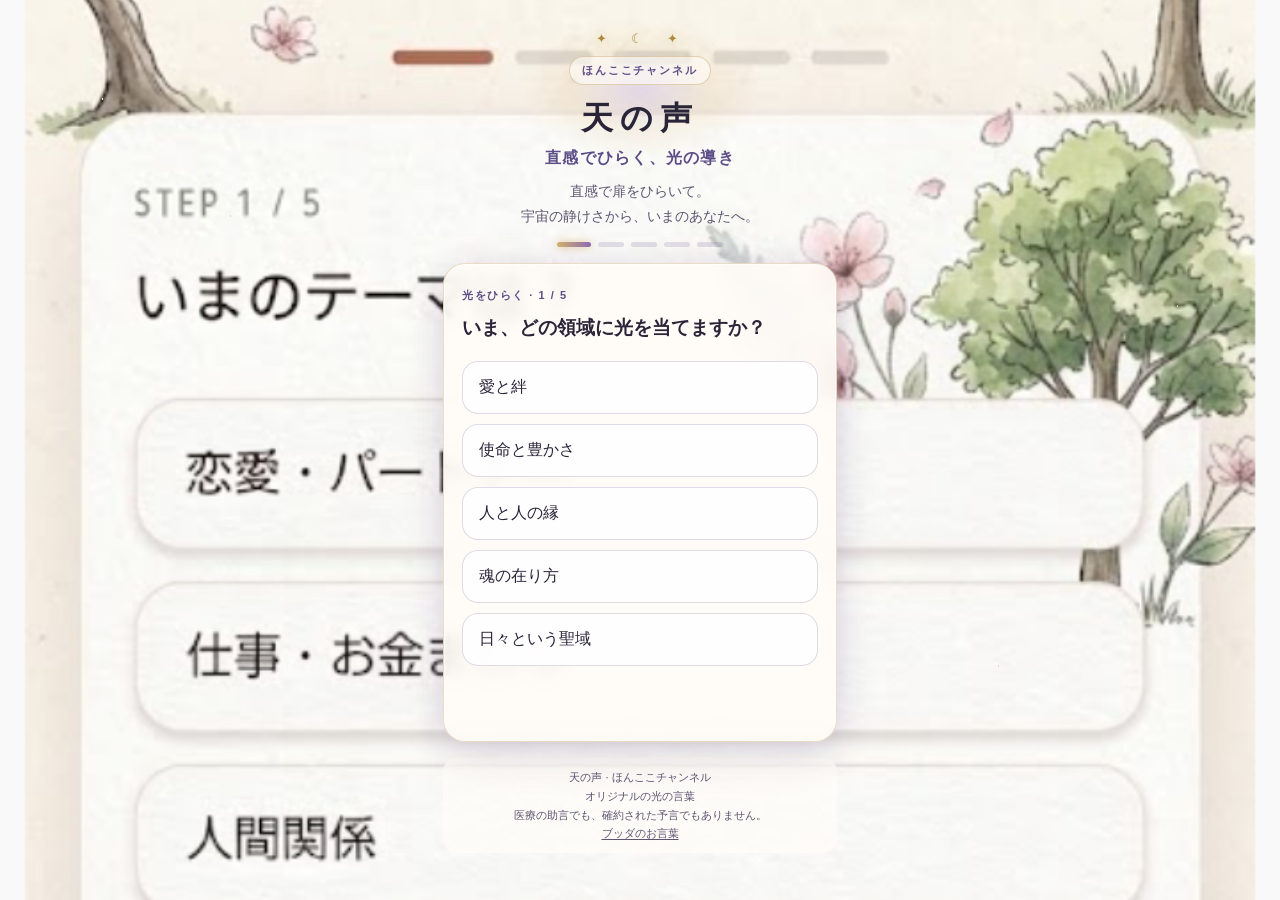
<file: index.html>
<!DOCTYPE html>
<html lang="ja">
<head>
  <meta charset="UTF-8" />
  <meta name="viewport" content="width=device-width, initial-scale=1, viewport-fit=cover" />
  <meta name="theme-color" content="#3f3560" />
  <meta name="color-scheme" content="light" />
  <!--
    RENAME: edit only the product string in #brand (channel too, if it changes).
    In-app copy reads that JSON. The title and social tags below repeat it for
    link previews, which do not run script.
  -->
  <script type="application/json" id="brand">{"product":"天の声","channel":"ほんここチャンネル"}</script>
  <meta name="description" content="天の声。直感で扉をひらくと、宇宙の静けさから、いまの魂へやさしい光の言葉が届きます。" />
  <meta property="og:title" content="天の声 — ほんここチャンネル" />
  <meta property="og:description" content="天の声。直感で選ぶだけ。守護と高次の静けさから、やさしい導きを受け取ります。" />
  <meta property="og:type" content="website" />
  <meta property="og:locale" content="ja_JP" />
  <meta property="og:site_name" content="ほんここチャンネル" />
  <meta name="twitter:card" content="summary" />
  <meta name="twitter:title" content="天の声 — ほんここチャンネル" />
  <meta name="twitter:description" content="天の声。直感で選ぶだけ。守護と高次の静けさから、やさしい導きを受け取ります。" />
  <meta name="apple-mobile-web-app-title" content="天の声" />
  <link rel="icon" href="data:image/svg+xml,%3Csvg xmlns='http://www.w3.org/2000/svg' viewBox='0 0 64 64'%3E%3Ccircle cx='32' cy='32' r='30' fill='%233f3560'/%3E%3Ccircle cx='32' cy='32' r='24' fill='none' stroke='%23d4b36a' stroke-width='1.5'/%3E%3Cpath fill='%23f6e7c1' d='M38 16a16 16 0 1 0 0 32 12 12 0 1 1 0-32z'/%3E%3C/svg%3E" />
  <title>天の声 — ほんここチャンネル</title>
  <style>
    :root {
      --bg: #f4efe8;
      --ink: #2a2438;
      --muted: #5c5470;
      --accent: #8d6a32;
      --accent2: #5c4d86;
      --gold: #b0893f;
      --card: rgba(255, 252, 248, 0.9);
      --line: rgba(92, 77, 134, 0.2);
      --shadow: 0 16px 40px rgba(48, 36, 72, 0.12);
      --radius: 22px;
      --font: "Hiragino Sans", "Hiragino Kaku Gothic ProN", "Noto Sans JP", "Yu Gothic", sans-serif;
    }
    * { box-sizing: border-box; }
    html, body { height: 100%; }
    html {
      background: var(--bg);
      -webkit-text-size-adjust: 100%;
    }
    body {
      margin: 0;
      font-family: var(--font);
      color: var(--ink);
      background: transparent;
      min-height: 100%;
      min-height: 100dvh;
    }
    body::before {
      content: "";
      position: fixed;
      inset: 0;
      z-index: 0;
      pointer-events: none;
      background-color: var(--bg);
      background-image: url("bg-watercolor.png");
      background-repeat: no-repeat;
      background-position: center;
      background-size: cover;
    }
    body::after {
      content: "";
      position: fixed;
      inset: 0;
      z-index: 0;
      pointer-events: none;
      background-image:
        radial-gradient(1.2px 1.2px at 8% 11%, rgba(255, 248, 220, 0.95) 50%, transparent 52%),
        radial-gradient(1.5px 1.5px at 18% 24%, rgba(232, 210, 150, 0.85) 50%, transparent 52%),
        radial-gradient(1px 1px at 40% 7%, rgba(255, 255, 255, 0.9) 50%, transparent 52%),
        radial-gradient(1px 1px at 63% 16%, rgba(255, 255, 255, 0.75) 50%, transparent 52%),
        radial-gradient(1.6px 1.6px at 84% 12%, rgba(212, 186, 120, 0.9) 50%, transparent 52%),
        radial-gradient(1.2px 1.2px at 92% 34%, rgba(230, 220, 255, 0.75) 50%, transparent 52%),
        radial-gradient(1px 1px at 12% 68%, rgba(255, 250, 230, 0.7) 50%, transparent 52%),
        radial-gradient(1.4px 1.4px at 78% 74%, rgba(212, 186, 120, 0.55) 50%, transparent 52%),
        radial-gradient(1px 1px at 70% 8%, rgba(255, 255, 255, 0.8) 50%, transparent 52%);
    }
    .shell {
      max-width: 430px;
      margin: 0 auto;
      min-height: 100%;
      min-height: 100dvh;
      padding: max(28px, env(safe-area-inset-top)) 18px max(36px, env(safe-area-inset-bottom));
      display: flex;
      flex-direction: column;
      position: relative;
      z-index: 1;
    }
    header {
      text-align: center;
      padding: 2px 8px 12px;
      position: relative;
      z-index: 1;
    }
    header::before {
      content: "";
      position: absolute;
      left: 50%;
      top: -8px;
      width: 240px;
      height: 140px;
      transform: translateX(-50%);
      background: radial-gradient(ellipse, rgba(196, 176, 230, 0.38), rgba(212, 179, 106, 0.12) 42%, transparent 70%);
      pointer-events: none;
      z-index: -1;
    }
    .sigil {
      font-size: 13px;
      letter-spacing: 0.42em;
      color: var(--gold);
      text-shadow: 0 0 12px rgba(212, 179, 106, 0.65);
      margin: 0 0 8px;
    }
    .brand {
      display: inline-block;
      font-size: 11px;
      letter-spacing: 0.18em;
      color: var(--accent2);
      font-weight: 700;
      padding: 6px 12px;
      border: 1px solid rgba(176, 137, 63, 0.35);
      border-radius: 999px;
      background: rgba(255, 252, 248, 0.62);
    }
    h1 {
      margin: 12px 0 0;
      font-size: 2rem;
      font-weight: 700;
      line-height: 1.35;
      letter-spacing: 0.22em;
      text-wrap: balance;
    }
    .lead {
      margin: 8px 0 0;
      font-size: 1rem;
      letter-spacing: 0.08em;
      color: var(--accent2);
      font-weight: 700;
      text-wrap: balance;
    }
    .sub {
      margin: 10px 0 0;
      font-size: 0.88rem;
      color: var(--muted);
      line-height: 1.75;
    }
    .progress {
      display: flex;
      gap: 7px;
      justify-content: center;
      margin: 2px 0 16px;
    }
    .dot {
      width: 26px;
      height: 5px;
      border-radius: 99px;
      background: rgba(92, 77, 134, 0.16);
      transition: background 0.25s ease, width 0.25s ease, box-shadow 0.25s ease;
    }
    .dot.on {
      background: linear-gradient(90deg, #d4b36a, #8d6bb5);
      width: 34px;
      box-shadow: 0 0 8px rgba(212, 179, 106, 0.75);
    }
    .card {
      background: var(--card);
      border: 1px solid rgba(176, 137, 63, 0.28);
      border-radius: var(--radius);
      box-shadow: var(--shadow), 0 0 0 1px rgba(255, 255, 255, 0.4) inset, 0 0 32px rgba(168, 140, 212, 0.16);
      padding: 24px 18px 18px;
      flex: 1;
      backdrop-filter: blur(8px);
      -webkit-backdrop-filter: blur(8px);
    }
    .q-label {
      font-size: 11px;
      color: var(--accent2);
      letter-spacing: 0.14em;
      margin-bottom: 10px;
      font-weight: 700;
    }
    .q-title {
      font-size: 1.16rem;
      font-weight: 700;
      margin: 0 0 18px;
      line-height: 1.6;
      text-wrap: balance;
    }
    .choices { display: grid; gap: 10px; }
    button { touch-action: manipulation; }
    button.choice {
      appearance: none;
      border: 1.5px solid var(--line);
      background: rgba(255, 255, 255, 0.86);
      color: var(--ink);
      border-radius: 16px;
      padding: 15px 16px;
      font: inherit;
      font-size: 1rem;
      text-align: left;
      cursor: pointer;
      transition: border-color 0.15s, background 0.15s, transform 0.08s, box-shadow 0.15s;
      box-shadow: 0 1px 0 rgba(255, 255, 255, 0.8) inset;
    }
    button.choice:active { transform: scale(0.985); }
    button.choice:hover, button.choice:focus-visible {
      border-color: var(--gold);
      background: rgba(248, 243, 255, 0.96);
      outline: none;
      box-shadow: 0 8px 20px rgba(92, 77, 134, 0.12);
    }
    button.choice:focus-visible {
      outline: 2px solid var(--gold);
      outline-offset: 2px;
    }
    .chips {
      display: flex;
      flex-wrap: wrap;
      gap: 8px;
      margin: 0 0 4px;
    }
    .chip {
      appearance: none;
      border: 1px solid var(--line);
      background: rgba(255, 255, 255, 0.88);
      color: var(--muted);
      border-radius: 999px;
      padding: 8px 12px;
      font: inherit;
      font-size: 0.82rem;
      cursor: pointer;
    }
    .chip:hover, .chip:focus-visible, .chip.on {
      border-color: var(--gold);
      color: var(--accent2);
      background: rgba(247, 241, 255, 0.96);
      outline: none;
      box-shadow: 0 0 0 1px rgba(176, 137, 63, 0.35);
    }
    .who-field { display: grid; gap: 12px; }
    .who-input {
      width: 100%;
      appearance: none;
      border: 1.5px solid var(--line);
      background: rgba(255, 255, 255, 0.92);
      color: var(--ink);
      border-radius: 16px;
      padding: 15px 16px;
      font: inherit;
      font-size: 1rem;
    }
    .who-input:focus {
      outline: none;
      border-color: var(--gold);
      background: #fffdfb;
      box-shadow: 0 0 0 3px rgba(212, 179, 106, 0.2);
    }
    .who-hint {
      margin: 0;
      font-size: 0.82rem;
      color: var(--muted);
      line-height: 1.65;
    }
    .veil {
      text-align: center;
      padding: 28px 8px 18px;
    }
    .orb {
      width: 74px;
      height: 74px;
      margin: 0 auto 18px;
      border-radius: 50%;
      background:
        radial-gradient(circle at 32% 32%, #fff 0%, #f4e6bc 26%, #c9b6e8 62%, #5c4d86 100%);
      box-shadow:
        0 0 22px rgba(180, 160, 220, 0.75),
        0 0 46px rgba(212, 184, 120, 0.4);
      animation: breathe 1.8s ease-in-out infinite;
    }
    .veil-text {
      margin: 0;
      font-size: 0.98rem;
      line-height: 1.75;
      color: var(--accent2);
      letter-spacing: 0.04em;
    }
    .result { text-align: center; padding: 2px 2px 2px; }
    .result .tag {
      display: inline-block;
      font-size: 11px;
      color: var(--accent2);
      background: rgba(232, 224, 248, 0.88);
      border-radius: 99px;
      padding: 5px 12px;
      margin-bottom: 14px;
      letter-spacing: 0.06em;
      font-weight: 700;
    }
    .from-who {
      font-size: 0.92rem;
      color: var(--accent);
      font-weight: 700;
      margin: 0 0 12px;
      letter-spacing: 0.08em;
    }
    .quote {
      font-size: 1.08rem;
      line-height: 1.95;
      font-weight: 600;
      margin: 0 0 16px;
      white-space: pre-wrap;
      text-align: left;
      background: linear-gradient(180deg, rgba(255, 252, 248, 0.98) 0%, rgba(245, 240, 252, 0.94) 100%);
      border: 1px solid rgba(176, 137, 63, 0.32);
      border-radius: 18px;
      padding: 18px 16px 16px;
      box-shadow: inset 0 0 28px rgba(196, 180, 230, 0.28);
      animation: rise 0.7s ease both;
    }
    .quote::before {
      content: "✦";
      display: block;
      text-align: center;
      color: var(--gold);
      margin-bottom: 8px;
      font-size: 0.85rem;
      font-weight: 500;
      text-shadow: 0 0 8px rgba(212, 179, 106, 0.65);
    }
    .meta {
      font-size: 0.84rem;
      color: var(--muted);
      line-height: 1.7;
      margin: 0 0 20px;
    }
    .actions { display: grid; gap: 10px; }
    .btn {
      appearance: none;
      border: none;
      border-radius: 16px;
      padding: 15px 16px;
      font: inherit;
      font-size: 1rem;
      font-weight: 700;
      cursor: pointer;
    }
    .btn:focus-visible {
      outline: 2px solid var(--gold);
      outline-offset: 2px;
    }
    .btn.primary {
      background: linear-gradient(180deg, #6e5d96 0%, #453a6e 100%);
      color: #fbf6ee;
      box-shadow: 0 8px 18px rgba(63, 53, 96, 0.28), inset 0 0 0 1px rgba(212, 179, 106, 0.4);
    }
    .btn.ghost {
      background: transparent;
      color: var(--ink);
      border: 1.5px solid rgba(176, 137, 63, 0.35);
    }
    .foot {
      text-align: center;
      margin-top: 16px;
      padding: 10px 12px;
      border-radius: 14px;
      background: rgba(255, 252, 248, 0.72);
      font-size: 11px;
      color: var(--muted);
      line-height: 1.7;
    }
    .foot a.sister {
      color: inherit;
      text-underline-offset: 2px;
    }
    .hidden { display: none !important; }
    @keyframes breathe {
      0%, 100% { transform: scale(1); filter: saturate(1); }
      50% { transform: scale(1.06); filter: saturate(1.08); }
    }
    @keyframes rise {
      from { opacity: 0; transform: translateY(8px); }
      to { opacity: 1; transform: none; }
    }
    @media (prefers-reduced-motion: reduce) {
      .orb, .quote, .dot { animation: none !important; transition: none !important; }
    }
  </style>
</head>
<body>
  <div class="shell">
    <header>
      <p class="sigil" aria-hidden="true">✦　☾　✦</p>
      <div class="brand" data-brand="channel">ほんここチャンネル</div>
      <h1 data-brand="product">天の声</h1>
      <p class="lead">直感でひらく、光の導き</p>
      <p class="sub">直感で扉をひらいて。<br />宇宙の静けさから、いまのあなたへ。</p>
    </header>

    <div class="progress" id="progress" aria-hidden="true">
      <div class="dot on" data-i="0"></div>
      <div class="dot" data-i="1"></div>
      <div class="dot" data-i="2"></div>
      <div class="dot" data-i="3"></div>
      <div class="dot" data-i="4"></div>
    </div>

    <main class="card" id="card" aria-live="polite">
      <noscript><p class="q-title">光の言葉を受け取るには、JavaScriptを有効にしてください。</p></noscript>
    </main>

    <p class="foot"><span data-brand="product">天の声</span> · <span data-brand="channel">ほんここチャンネル</span><br />オリジナルの光の言葉<br />医療の助言でも、確約された予言でもありません。<br /><a class="sister" href="okotoba/">ブッダのお言葉</a></p>
  </div>

  <script>
    const BRAND = JSON.parse(document.getElementById("brand").textContent);
    const PRODUCT_NAME = BRAND.product;
    const CHANNEL_NAME = BRAND.channel;

    function setMeta(selector, content) {
      const el = document.querySelector(selector);
      if (el) el.setAttribute("content", content);
    }

    function applyBrand() {
      const pageTitle = PRODUCT_NAME + " — " + CHANNEL_NAME;
      const description = PRODUCT_NAME + "。直感で扉をひらくと、宇宙の静けさから、いまの魂へやさしい光の言葉が届きます。";
      const share = PRODUCT_NAME + "。直感で選ぶだけ。守護と高次の静けさから、やさしい導きを受け取ります。";
      document.title = pageTitle;
      setMeta('meta[name="description"]', description);
      setMeta('meta[property="og:title"]', pageTitle);
      setMeta('meta[property="og:description"]', share);
      setMeta('meta[property="og:site_name"]', CHANNEL_NAME);
      setMeta('meta[name="twitter:title"]', pageTitle);
      setMeta('meta[name="twitter:description"]', share);
      setMeta('meta[name="apple-mobile-web-app-title"]', PRODUCT_NAME);
      document.querySelectorAll("[data-brand='product']").forEach((el) => {
        el.textContent = PRODUCT_NAME;
      });
      document.querySelectorAll("[data-brand='channel']").forEach((el) => {
        el.textContent = CHANNEL_NAME;
      });
    }

    const questions = [
      {
        id: "theme",
        label: "光をひらく · 1 / 5",
        title: "いま、どの領域に光を当てますか？",
        choices: [
          { id: "love", label: "愛と絆" },
          { id: "work", label: "使命と豊かさ" },
          { id: "people", label: "人と人の縁" },
          { id: "self", label: "魂の在り方" },
          { id: "daily", label: "日々という聖域" }
        ]
      },
      {
        id: "mood",
        label: "波動を聴く · 2 / 5",
        title: "いまの波動に、いちばん近いのは？",
        choices: [
          { id: "tired", label: "光が、少し薄い" },
          { id: "anxious", label: "波が、ゆれている" },
          { id: "hopeful", label: "光が、差しはじめている" },
          { id: "foggy", label: "霧のなかにいる" }
        ]
      },
      {
        id: "need",
        label: "魂の願い · 3 / 5",
        title: "魂が、いま受け取りたいものは？",
        choices: [
          { id: "ease", label: "やすらぎと守護" },
          { id: "courage", label: "光への一歩" },
          { id: "kindness", label: "許しと慈愛" },
          { id: "reset", label: "波動の整え" }
        ]
      },
      {
        id: "tone",
        label: "響きを選ぶ · 4 / 5",
        title: "どんな響きで、言葉を受け取りますか？",
        choices: [
          { id: "soft", label: "光に包まれるように" },
          { id: "clear", label: "澄んだサインとして" },
          { id: "warm", label: "あたたかな導きで" },
          { id: "light", label: "風のように軽やかに" }
        ]
      },
      {
        id: "who",
        label: "声を迎える · 5 / 5",
        title: "どの存在の声で、受け取りますか？",
        type: "text",
        placeholder: "例）ハイヤーセルフ、ご先祖、お母さん…",
        button: "この声で受け取る",
        hint: "選んだ存在の波動で届きます。下の光をタップしても、そのまま書けます。"
      }
    ];

    const themeVibe = { love: "愛", work: "使命", people: "縁", self: "魂", daily: "暮らし" };
    const needVibe = { ease: "守護", courage: "一歩", kindness: "慈愛", reset: "整え" };

    function pack(soft, clear, warm, light) {
      return { soft: soft, clear: clear, warm: warm, light: light };
    }

    // Original lines only — no third-party oracle text.
    const oracle = {
      love: {
        tired: {
          ease: pack(
            "愛に疲れた夜は、魂が静かな毛布を求めている合図。守護は、がんばるあなたより、ほどけたあなたを抱きしめたがっています。",
            "愛の光が薄いときは、休むことがいちばん深い祈りです。",
            "愛しい人を想って疲れたあなたへ。今夜は宇宙が、あなたの代わりに見守っています。",
            "恋の疲れは、月が雲に隠れて呼吸しているようなもの。羽根を畳んで、空へ預けて。"
          ),
          courage: pack(
            "疲れている愛にも、小さな一歩は残されています。その一歩は、魂がまだ愛を信じている証。",
            "大きな愛の決断は、光が戻ってから。今日は小さな真実だけで十分です。",
            "疲れた胸の奥に、まだ温かい炎がある。その炎のまま、愛の方へ半歩でいい。",
            "愛の勇気は、羽根のように軽くていい。今日は、心をひとつ浮かせるだけで道は開く。"
          ),
          kindness: pack(
            "愛する人の前で消えそうなときは、まず自分の魂を慈しんで。あなたが光を失わないことが、愛の土台です。",
            "愛に疲れた自分を、責めなくていい。慈愛はそこから始まります。",
            "あなたは、もう十分に愛を注いできた。今度は、その慈愛を自分の胸へ還してあげて。",
            "愛の重荷を、今夜は風に置いていい。羽根のような優しさで、自分を撫でるように。"
          ),
          reset: pack(
            "愛の波動が重なったままなら、一度、宇宙の静けさに戻ろう。空白は、愛が新しく息をする場所です。",
            "愛の回路を、いったん静けさで洗い流して。余白のあと、本当の絆が戻ります。",
            "疲れた愛を、あたたかく整えていい。終わりではなく、魂が姿勢を直す時間です。",
            "恋の埃は、風が払ってくれる。窓を開けて、軽い光を部屋に通して。"
          )
        },
        anxious: {
          ease: pack(
            "愛が揺れるとき、宇宙はあなたを急かしていません。守護の光のなかで、呼吸だけを聖域にして。",
            "不安な愛の正体は、未来の霧。いま守るのは、あなたの静かな波動だけ。",
            "揺れる心を、あたたかく抱きしめて。愛は、安心の器にしか、やわらかく注がれません。",
            "恋のざわめきは、潮が引くように過ぎていきます。心を、月の光くらい軽くして。"
          ),
          courage: pack(
            "伝えたい言葉が胸で震えていても、大丈夫。その震えは、魂が真実へ触れようとする光です。",
            "完璧な愛の言葉は要らない。真実の一言が、サインです。",
            "こわいほど大切なんです。その大切さを抱いたまま、愛の方へ声を渡していい。",
            "愛の勇気は、羽音のように小さくていい。ひとこと、風に乗せてみて。"
          ),
          kindness: pack(
            "愛のなかで自分を疑う夜は、魂が許しを待っています。揺れた自分も、光の一部として抱きしめて。",
            "不安になる愛は、弱さではない。慈愛で扱っていい性質です。",
            "心配してしまうあなたを、どうか敵にしないで。その繊細さは、愛を守るための光。",
            "愛の不安に、名前をつけて空へ放して。軽い慈愛が、胸に戻ってきます。"
          ),
          reset: pack(
            "相手の心を想像する回路が回りすぎたら、宇宙の静けさで一度止めて。わかる光だけを、手元に残して。",
            "愛の最悪の想像は、いま閉じる。残すのは、今日の事実というサインだけ。",
            "思考の波から降りて、胸のあたたかさへ戻ろう。整った波動から、愛はまた澄みます。",
            "恋の物語を、いったん風に預けて。続きは、軽い心が自然に拾います。"
          )
        },
        hopeful: {
          ease: pack(
            "愛が光りはじめたときほど、魂は急がなくていい。流れに身をゆだねることが、受け取る祈りの形です。",
            "良い愛の予感は、握らずに置く。余白が、祝福の波動を通します。",
            "あたたかい予感があるなら、その光を味わって。焦りは、祝福の香りを消してしまいます。",
            "恋の追い風が来ている。追わず、軽い帆のまま、宇宙に運ばれて。"
          ),
          courage: pack(
            "愛へ進みたい直感は、高次からの招待状。小さな素直さが、扉の鍵になります。",
            "愛の一歩は、もう許可されている。サインは、あなたの「やってみたい」。",
            "前へ向かう胸のぬくもりを、信じていい。その温度が、愛の道を照らします。",
            "恋の光は、跳ねなくていい。羽のように一歩、浮いて進んで。"
          ),
          kindness: pack(
            "愛が順調なときほど、自分の光をいたわること。張りつめた魂には、慈愛が必要です。",
            "愛が明るい日は、自分と相手へ、静かな感謝を。それが波動を保ちます。",
            "あなたが誰かを照らせるのは、あなた自身が愛されているから。その循環を、胸で祝って。",
            "良い愛の日は、軽いありがとうで十分。花びらのような感謝を、ひとつ。"
          ),
          reset: pack(
            "愛の勢いがあるときこそ、一度、月の光のなかで立ち止まる。景色を見てから、また魂を進めて。",
            "良い流れは、整えて乗る。愛の余白を残すことが、続く秘訣です。",
            "あたたかい今を、深呼吸で一度清めて。新鮮な光のまま、次の絆へ。",
            "恋の波に乗りすぎない。軽く漕いで、月の道を楽しんで。"
          )
        },
        foggy: {
          ease: pack(
            "愛が霧のなかでも、あなたの魂はここにいます。はっきりしなくていい静けさを、守護が許しています。",
            "愛の答えを、今日は決めなくていい。霧は、魂の休息です。",
            "わからない愛のままで、あなたは愛されています。その事実が、いちばんあたたかいサイン。",
            "恋の霧は、悪さをしていない。月が薄い夜のように、軽くそこにいて。"
          ),
          courage: pack(
            "愛の全体像が見えなくても、足もとの光は確かです。その一歩分だけ、魂は進めます。",
            "愛の霧のなかでは、五分の誠実さだけが道になります。",
            "ぼんやりした愛でも、胸のぬくもりを手放さなくていい。小さな勇気は、もう光です。",
            "方向が霞んでいても、心は羽を持てる。外の風が、次のサインを運ぶ。"
          ),
          kindness: pack(
            "愛の気持ちが言葉にならない日は、魂がまだ夢を見ている途中。その不確かさを、慈愛で包んで。",
            "好きかどうかを、急いで裁かない。霧の自分に、やさしい光を。",
            "追いつかない心を、あたたかく待ってあげて。愛は、急かさない人のところに降りやすい。",
            "恋の答えは、羽根の上で休んでいる。軽い優しさで、自分を待って。"
          ),
          reset: pack(
            "愛の霧を払おうと力むほど、波動は濁ります。一度すべてを宇宙へ預け、空白の光を迎えて。",
            "愛の情報を、いったん下ろす。必要なサインだけが、あとから戻ります。",
            "頭のなかの恋を、あたたかい静けさへ置いて。整ったあと、心は自分で澄みます。",
            "恋の霧は、風に任せて。窓を細く開けて、軽い光を通して。"
          )
        }
      },
      work: {
        tired: {
          ease: pack(
            "使命に尽して光が薄くなったときは、魂が休息という聖域を求めています。今日の貢献は、もう宇宙に届いています。",
            "疲れた仕事の日は、休むことが次の豊かさの土台です。",
            "よくここまで光を注いできました。今夜は、あなたの代わりにあたたかい守護が番をします。",
            "使命の疲れは、羽根を畳む時間。軽い光のまま、地に身を預けて。"
          ),
          courage: pack(
            "疲れていても、魂の一歩は小さくていい。その小さな光が、使命の道を絶やしません。",
            "大きな成果は明日の宇宙へ。今日は、ひとつの誠実さだけ。",
            "疲れのなかの勇気は、すでに尊い。半歩のあたたかさで、今日は十分です。",
            "使命の歩みを、羽のように軽く。今日は、光をひとつ運ぶだけでいい。"
          ),
          kindness: pack(
            "できなさを責める前に、条件の重さを魂が知っています。慈愛で自分を扱った人から、流れは戻ります。",
            "疲れた自分を裁かない。それが、仕事という光を守る作法です。",
            "あなたは、思っているより丁寧に与えてきた。その慈愛を、自分にも還してあげて。",
            "使命の完璧を、今夜は風に放して。軽い優しさが、明日の波動を澄ませます。"
          ),
          reset: pack(
            "仕事の波動が絡まったままなら、一度、宇宙の静けさに回路を戻して。空白は、次の直感の入口です。",
            "いったん止めていい。止まった場所から、使命はまた光ります。",
            "一日の終わりは、失敗ではなく浄化。あたたかい呼吸で、役割をそっと脱いで。",
            "頭のなかの会議を、風で閉じて。夜は、軽い光だけの時間です。"
          )
        },
        anxious: {
          ease: pack(
            "評価の波が来ても、あなたの価値は宇宙側で揺らぎません。いま扱える一つの光だけを、手元に置いて。",
            "不安は未来の霧。仕事で守るのは、いまの一件というサインだけ。",
            "心配の岸に、あなたは立っています。あたたかい事実を三つ、胸に数えて。",
            "仕事のざわめきは、雲が通る音。軽い呼吸で、空を空けてあげて。"
          ),
          courage: pack(
            "見えない次の使命でも、魂は小さな選択ならできます。わからないままの一歩が、光の始まりです。",
            "確信がなくても、試す許可はもう降りています。",
            "震える挑戦のそばに、あたたかい光がいます。結果より、向かった在り方を祝って。",
            "勇気は、羽音でいい。小さな実験を、風に乗せて。"
          ),
          kindness: pack(
            "慎重な魂は、大事な光を守れる人。その性質を、慈愛で宝物にしてあげて。",
            "不安な自分を、敵にしない。味方にした波動が、仕事を澄ませます。",
            "できなかった日も、あなたの誠実さは消えていない。どうか、自分をあたたかく赦して。",
            "心配を、悪い雲だと思わなくていい。軽い慈愛で、流してあげて。"
          ),
          reset: pack(
            "最悪の想像が仕事を覆ったら、宇宙の静けさで一度閉じて。現実の次の光だけを見て。",
            "思考のループから降りる。残すのは、次の一つの手順だけ。",
            "頭を冷やすより、胸をあたためて。整った体から、使命の直感は戻ります。",
            "仕事のざわめきを、いったん風で止めて。続きは、軽い心が選びます。"
          )
        },
        hopeful: {
          ease: pack(
            "うまくいきそうな使命ほど、魂を急かさないで。余裕という光が、豊かさを通します。",
            "期待は持つ。執着は置く。その澄んだバランスが、仕事の強さです。",
            "いい予感の日は、肩の力を抜いたまま受け取って。あたたかい余裕が、祝福の器です。",
            "追い風の仕事は、追わなくていい。軽い帆で、宇宙に運ばれて。"
          ),
          courage: pack(
            "新しい挑戦の直感は、高次からの合図。小さく試すことが、光への返事です。",
            "やってみたい、がもうサイン。使命は、その一言から動きはじめます。",
            "前に進みたいぬくもりがあるなら、スタートは既に光の中。速度は、あとで整えればいい。",
            "使命の光が点いている。跳ねずに、羽の一歩で十分です。"
          ),
          kindness: pack(
            "好調なときほど、自分と周囲へ静かな感謝を。慈愛が、豊かさの波動を長く保ちます。",
            "光っている日ほど、ありがとうを忘れない。それが使命の循環です。",
            "あなたが輝けるのは、誰かのあたたかさも含まれているから。その縁を、胸で祝って。",
            "良い流れに、軽い感謝を一枚。花びらのように置いて、先へ。"
          ),
          reset: pack(
            "勢いがある使命ほど、一度手順を光で整えて。散らかさない魂が、道を長くします。",
            "良い流れは、整えて乗る。余白のない成功は、続きません。",
            "前向きな今を、深呼吸で清めて。新鮮なあたたかさのまま、次の仕事へ。",
            "波に飲み込まれず、軽く整えて漕ぐ。月の道は、余白があるほど美しい。"
          )
        },
        foggy: {
          ease: pack(
            "使命の全体が見えなくても、今日の誠実さは宇宙に積み上がっています。霧のまま、安心していよう。",
            "進む先の答えを、今日は決めなくていい。霧は、魂が芽を抱く時間です。",
            "わからない仕事の途中でも、あなたはここにいていい。その存在が、あたたかい土台です。",
            "進路の霧を、悪いものにしない。月が薄い夜のように、軽く待って。"
          ),
          courage: pack(
            "次の道が霞んでいても、今日の誠実な一歩は光です。全体像は、宇宙があとから見せます。",
            "霧の仕事は、期限が近い一つの光だけを残す。ほかは待機でいい。",
            "見えなくても、あなたの積み重ねは温かい。そのぬくもりを信じて、半歩だけ。",
            "方向がぼやけていても、手は動かせる。軽い一歩が、風向きを教えます。"
          ),
          kindness: pack(
            "何者で在るべきか分からない日は、魂が脱皮の途中。いまの自分を、慈愛で否定しないで。",
            "ぼんやりした仕事の自分を、雑に扱わない。丁寧さが霧を薄くします。",
            "遅いペースのあなたにも、席は用意されています。あたたかく、ここにいていい。",
            "使命は、まだ霧の中で息をしている。軽い優しさで、その時間を許して。"
          ),
          reset: pack(
            "優先が霧なら、一度すべてを宇宙へ下ろして。必要な光だけが、静けさのあと戻ります。",
            "仕事の情報を空にする。残ったものだけが、今日のサインです。",
            "頭の机を、あたたかい手で一度クリアして。整った余白に、直感は降りやすい。",
            "使命の窓を細く開けて。風が、要らない思考を連れて出る。"
          )
        }
      },
      people: {
        tired: {
          ease: pack(
            "人のあいだで光が薄くなった日は、あなたの魂も守る対象です。ひとりの静けさが、守護の形になります。",
            "人に尽して疲れたなら、今日は沈黙も愛です。",
            "よく場をあたためてきました。今夜は、あなたが誰かの光を背負わなくていい。",
            "縁の疲れは、羽根を休める合図。軽い距離が、愛を長くします。"
          ),
          courage: pack(
            "境界線を一本ひくことは、冷たい拒絶ではなく魂の祈りです。その小さな勇気を、光が応援しています。",
            "伝えたい境界は、短くていい。誠実さは、長さでは測れません。",
            "いい人を降りる半歩を、あたたかく許可します。あなたを捨てないことが、真の縁です。",
            "断る勇気は、羽のように軽くていい。ひとこと、風に乗せて。"
          ),
          kindness: pack(
            "気を使いすぎた自分を、まず慈しんで。あなたの光を削ってまで、場を守らなくていい。",
            "疲れた優しさを、責えない。慈愛は、自分に還って初めて澄みます。",
            "あなたはもう、十分にやわらかかった。その慈愛を、自分の胸へも注いであげて。",
            "人への優しさを、今夜は少し自分へ。軽い慈愛が、波動を戻します。"
          ),
          reset: pack(
            "人間関係の波動が重いときは、宇宙の静けさで距離を一度整えて。空白は、縁を壊すものではありません。",
            "今日は連絡を減らしていい。沈黙は、関係を守る光にもなります。",
            "人に疲れた日は、心が静けさを求めているサイン。あたたかいひとり時間が、浄化になります。",
            "縁のざわめきを、風で少し遠ざけて。軽い静けさが、明日の愛を澄ませます。"
          )
        },
        anxious: {
          ease: pack(
            "人の顔色が気になる日は、自分の波動の色も見てあげて。あなたも、守護される側の魂です。",
            "相手の頭のなかは、開けない宇宙。安心は、自分の呼吸に還ることから。",
            "嫌われたくない気持ちを、あたたかく認めて。それでも、あなたの光はここにいていい。",
            "人の空気を読みすぎるときほど、月の高さまで心を浮かせて。少しの距離が、楽をもたらす。"
          ),
          courage: pack(
            "伝える一言が震えていても、その震えは魂の誠実さです。短くていいから、光のまま渡して。",
            "自分を捨てない選択が、今日の勇気です。",
            "こわいほど大切なんです。そのぬくもりを抱いたまま、真実を渡していい。",
            "縁の勇気は、羽音でいい。小さな本音を、風に乗せて。"
          ),
          kindness: pack(
            "合わせすぎる自分も、場を愛したかっただけ。まずその魂を、慈愛で労ってから整えて。",
            "人の目を気にする性質を、敵にしない。繊細さは、縁を結ぶ光です。",
            "心配してしまうあなたを、どうか抱きしめて。そのあたたかさが、関係を守ってきました。",
            "気疲れした心に、軽い許しを。あなたは、もう十分やさしかった。"
          ),
          reset: pack(
            "推測の回路が回りすぎたら、宇宙の静けさで一度終えて。事実の光だけを、手元に残して。",
            "相手の心の想像は、ここで閉じる。残すのは、今日できた優しさだけ。",
            "思考の縁から降りて、胸のあたたかさへ。整ったあなたから、関係はまた澄みます。",
            "人の物語を、いったん風に返して。続きは、軽い心が自然に知ります。"
          )
        },
        hopeful: {
          ease: pack(
            "良い縁の予感は、急がず誠実に。信頼は、宇宙がゆっくり灯す光です。",
            "居やすい関係が、本当の光。取りにいくより、在り方を整えて。",
            "仲良くなれそうなぬくもりを、焦らず味わって。あたたかい余白が、信頼を育てます。",
            "縁の追い風は、追わなくていい。軽い誠実さで、並んで歩いて。"
          ),
          courage: pack(
            "近づきたい直感は、魂同士のサイン。小さな素直さが、扉を光で開きます。",
            "伝えたい一言は、短くて神聖。長さより、波動の澄みです。",
            "前へ伸びる気持ちを、あたたかく信じて。その温度が、縁の道を照らします。",
            "人への一歩は、跳ねなくていい。羽のように、半歩だけ。"
          ),
          kindness: pack(
            "誰かを照らしたい日ほど、自分の光も満たして。慈愛の循環が、縁を長くします。",
            "良い関係の日は、感謝を静かに。それが波動の礼です。",
            "あなたが場をあたたかくできるのは、あなたの魂が愛を知っているから。そのことを祝って。",
            "人へのありがとうを、花びらひとつ分。軽い感謝が、縁を輝かせます。"
          ),
          reset: pack(
            "良い縁ほど、一度立ち止まれる魂でいて。景色を見てから、また光を重ねて。",
            "勢いのある関係も、余白で整える。詰めた愛は、続きにくい。",
            "あたたかい今を、深呼吸で清めて。新鮮な光のまま、次の会話へ。",
            "縁の波に乗りすぎない。軽く整えて、月のペースで。"
          )
        },
        foggy: {
          ease: pack(
            "関係の正解が霧でも、あなたの魂は失敗していません。距離の静けさを、守護として許して。",
            "人のあいだの答えを、今日は出さなくていい。霧は、魂の保留です。",
            "わからない関係のままで、あなたは愛されています。そのあたたかさが、足もとです。",
            "縁の霧を、悪く扱わない。月が薄い夜のように、軽く在って。"
          ),
          courage: pack(
            "気まずい空気も、永久の場所ではありません。通過する勇気は、小さな光で足ります。",
            "距離を少し調整するだけで、縁は前進します。",
            "ぼんやりした関係でも、誠実さは温かい。半歩の調整を、自分に許して。",
            "気まずい場は、風が通れば薄くなる。軽い一歩で、外の光へ。"
          ),
          kindness: pack(
            "どう接するか言葉にならない日は、魂がまだ感じている途中。その不確かさを、慈愛で包んで。",
            "関係の自分を、急いで裁かない。霧にも、やさしい光を。",
            "追いつかない気持ちを、あたたかく待って。縁は、急かさない人のそばで澄みます。",
            "人への答えは、羽根の上で休んでいる。軽い優しさで、自分を待って。"
          ),
          reset: pack(
            "人間関係の情報を一度宇宙へ預けて。空白のあと、必要な縁だけが光で戻ります。",
            "推測を空にする。残った感覚だけが、今日のサインです。",
            "頭の関係図を、あたたかい手でいったん閉じて。整った胸が、次の距離を知ります。",
            "縁の窓を細く開けて。要らない想像は、風が連れて出る。"
          )
        }
      },
      self: {
        tired: {
          ease: pack(
            "自分を輝かせる力がない日は、魂が光の余白を求めています。休むことは、在り方の祈りです。",
            "自分を整える時間は、ぜいたくではない。魂の維持です。",
            "よく生きてきました。今夜は、あたたかい守護があなたの代わりに呼吸します。",
            "魂の光が薄い夜は、羽根を畳んでいい。軽い休息が、宇宙との接続を戻します。"
          ),
          courage: pack(
            "疲れた魂の一歩は、世界を変える大きさじゃなくていい。その小さな光が、在り方を守ります。",
            "今日の自分に必要な勇気は、ひとつだけ。それ以上は、宇宙が預かります。",
            "大きな変化の前に、あたたかい半歩を。あなたのペースが、正しい速度です。",
            "自分を変える勇気は、羽のように軽くていい。今日は、光をひとつ選ぶだけ。"
          ),
          kindness: pack(
            "自分にだけは、今日いちばん深い慈愛を。成果より、存在の光を先に祝福して。",
            "自分を責めない。それが、疲れた日の神聖な決まりです。",
            "ここまで来たあなたを、あたたかく抱きしめて。存在しているだけで、もう光です。",
            "完璧の衣を、風に脱いで。軽い慈愛で、自分という魂を撫でて。"
          ),
          reset: pack(
            "心の回路が開きすぎているなら、宇宙の静けさで一度閉じて。空白は、魂の浄化です。",
            "比較を、すべて閉じる。開くのは、自分の光のページだけ。",
            "一日の終わりを、あたたかく場面転換して。深呼吸が、新しい在り方の入口です。",
            "思考の音を、風で静めて。軽い静けさが、魂を洗い流します。"
          )
        },
        anxious: {
          ease: pack(
            "不安は、未来を守ろうとする魂の光。いまこの呼吸だけは、確実にあなたの味方です。",
            "全部を整えなくていい。いまの一つの波動だけを、聖域に。",
            "心配の波が来ても、岸にあたたかくあなたはいる。波は、通り過ぎる雲です。",
            "不安の雲は、月を隠しきれない。軽い呼吸で、空を少し開けて。"
          ),
          courage: pack(
            "怖くてもいい。怖い気持ちの隣に、そっと光の席を用意してあげて。そこから一歩は生まれます。",
            "わからないままでも、次の小さな選択はできる。それが魂の勇気です。",
            "震えながら進む人の列に、あなたもあたたかく並んでいい。その震えは、本気の光。",
            "胸の高鳴りは、魂が光へ向かう前ぶれ。軽い呼吸のまま、一歩を浮かせて。"
          ),
          kindness: pack(
            "心配しすぎた自分も、大切なものを守ろうとしただけ。まず慈愛で労って、それから整えて。",
            "不安な自分を、敵にしない。味方にした瞬間、波動は柔らかくなる。",
            "慎重なあなたは、大事な光を守れる人。その性質を、あたたかく宝物と呼んであげて。",
            "自分への厳しさを、風で少し緩めて。軽い慈愛が、胸に戻ります。"
          ),
          reset: pack(
            "頭のざわめきを、いったん宇宙の床に置いて。持ち運ぶのは、いまの呼吸だけでいい。",
            "想像の最悪は、ここで閉じる。現実の次の光だけを見る。",
            "思考の輪から降りて、あたたかい体へ。胸が先に落ち着くと、魂も続きます。",
            "心のざわめきを、風でいったん静めて。続きは、軽い静けさが選びます。"
          )
        },
        hopeful: {
          ease: pack(
            "光が差しはじめた日ほど、自分を急かさないで。流れに身を預けることが、受け取る在り方です。",
            "良い予感は、握らずに置く。余白が、魂の祝福を通します。",
            "いい流れを、あたたかい余裕で受け取って。肩の力が抜けた人に、祝福は降りやすい。",
            "自分の追い風を、追わない。軽い帆のまま、宇宙に運ばれて。"
          ),
          courage: pack(
            "やってみたい直感は、高次からの招待状。小さな行動が、光への返事になります。",
            "変わりたい気持ちがあるなら、変化はもう始まっている。あとは在り方を整えるだけ。",
            "前を向くぬくもりを、信じていい。その温度が、あなたの道をすでに照らしています。",
            "魂のスタートは、跳ねなくていい。羽の一歩で、光は応答します。"
          ),
          kindness: pack(
            "前を向ける自分にも、慈愛を。張りつめは、光の反対側にあります。",
            "好調な日ほど、自分に静かな感謝を。承認が、魂を育てる光です。",
            "あなたが誰かの灯りになれているかもしれない。そのことを、あたたかく自分に返して。",
            "良い自分に、花びらの祝福を。軽い慈愛で、光は長持ちします。"
          ),
          reset: pack(
            "勢いがあるときほど、月の光で一度立ち止まれる。景色を見てから、魂を再出発させて。",
            "良い波動は、整えながら乗る。余白のない成長は、続きません。",
            "前向きな今を、深呼吸であたたかく清めて。新鮮な光のまま、次の自分へ。",
            "自分の波に乗りすぎない。軽く整えて、月の速度で進んで。"
          )
        },
        foggy: {
          ease: pack(
            "自分が霧でも、魂はここに在ります。はっきりしなくていい時間を、宇宙は許しています。",
            "自分の答えを、今日は決めなくていい。霧は、内側の神殿が静かな印。",
            "わからないままでも、あなたは愛されています。そのあたたかさが、今日の光です。",
            "自分という霧を、悪く扱わない。月が薄い夜のように、軽く在って。"
          ),
          courage: pack(
            "何者か見えなくても、足もとの光は確かです。土台の自分を否定しない一歩でいい。",
            "全体像はあと。まずは、いまの五分という小さな光。",
            "ぼんやりした自分のまま、あたたかく進んでいい。優しさを連れた勇気は、強い。",
            "方向が霞んでいても、魂は羽を持てる。外の風が、次のサインを運ぶ。"
          ),
          kindness: pack(
            "動けない日は、魂が静かな充電をしている途中。そのペースを、慈愛で抜かないで。",
            "ぼんやりした自分を、雑に扱わない。丁寧な光が、霧を薄くします。",
            "遅い自分にも、あたたかい席を用意して。ここにいていい。それが在り方です。",
            "自分探しを、羽根の上に置いて。軽い優しさで、霧が晴れるのを待って。"
          ),
          reset: pack(
            "自分についての思考を一度すべて宇宙へ下ろして。空っぽの光のあと、必要なものだけが戻ります。",
            "答えを急がない。まず内側の空気を、静かに入れ替える。",
            "情報をあたたかく全部下ろして。余白の胸に、本当の好みが一つ戻ってくる。",
            "心の窓を細く開けて。要らない自分像は、風が連れて出る。"
          )
        }
      },
      daily: {
        tired: {
          ease: pack(
            "暮らしの光が薄い日は、大きな出来事より、温かい一杯が聖域になります。その小ささを、宇宙は祝福しています。",
            "今日の暮らしに、休息の光を一つ。それが十分な祈りです。",
            "よく一日を運んできました。今夜のあたたかさを、あなたが先に受け取って。",
            "日常の疲れは、羽根を畳む夜。軽い光のまま、布団という月へ還って。"
          ),
          courage: pack(
            "暮らしの一歩は、英雄の大きさじゃなくていい。コップ一杯の水が、魂の勇気になる日もあります。",
            "今日の生活で動かす光は、一つだけ。それ以外は、宇宙が預かります。",
            "疲れた日の小さな行動を、あたたかく祝福して。半歩は、もう暮らしの光です。",
            "家の営みを、羽のように軽く。今日は、光を一つ運ぶだけでいい。"
          ),
          kindness: pack(
            "暮らしを完璧に回せない自分へ、深い慈愛を。できたことより、在ったことを先に愛して。",
            "自分への家事の審判を、今日は閉じる。慈愛が、部屋の光です。",
            "側にいる人へだけでなく、あなた自身にあたたかい席を。暮らしは、そこから整います。",
            "完璧な部屋を、風に任せて。軽い優しさで、今日の自分を通して。"
          ),
          reset: pack(
            "一日の波動を、宇宙の静けさで一度閉じて。終わりの余白が、明日の光の入口です。",
            "今夜の務めは、体を聖域に戻すこと。それ以外は、降ろしていい。",
            "できたことを三つ、あたたかく数えて。暮らしは、その光で十分美しい。",
            "今日の埃を、風で払って。軽い終わり方が、魂を洗います。"
          )
        },
        anxious: {
          ease: pack(
            "明日の霧より、今夜の呼吸を。暮らしの安心は、世界をこの部屋のサイズまで小さくしていい、という許しです。",
            "心配は、枕の外に置く。いまの部屋と、いまの光だけでいい。",
            "不安な夜は、あたたかい飲み物が守護の形になる。体が先に、魂を迎えにいきます。",
            "暮らしのざわめきを、月の高さまで上げて。心は、少し軽く下に残して。"
          ),
          courage: pack(
            "小さな不安は、散歩という祈りの一周で薄まることが多い。足は、心の換気をする光です。",
            "今日の暮らしの勇気は、一つの小さな選択。それだけで波動は動きます。",
            "こわばった日常を、あたたかい半歩でほどいて。窓の外の光が、味方です。",
            "不安は、羽でつついていい。軽い一歩が、部屋の空気を入れ替えます。"
          ),
          kindness: pack(
            "暮らしのなかで自分を急かした夜は、魂が許しを待っています。丁寧に扱うほど、家の光は柔らかくなる。",
            "心配しながら暮らす自分を、裁かない。繊細さは、日々を守る光です。",
            "慎重なあなたの日常を、あたたかく労って。その気配りは、もう愛のかたち。",
            "自分への小言を、風で一枚はがして。軽い慈愛を、部屋に残して。"
          ),
          reset: pack(
            "頭の暮らし計画が騒がしいときは、宇宙の床に一度置いて。いま整えるのは、この部屋の四角だけでいい。",
            "想像の明日は閉じる。現実のすみを、一つだけ光で拭く。",
            "思考の家事を降りて、あたたかい体へ。整った呼吸が、部屋より先に澄みます。",
            "心配のリストを、風に一枚渡して。残りは、軽い明日が知っています。"
          )
        },
        hopeful: {
          ease: pack(
            "いい朝の予感があるなら、急がず支度を。香りを残す余白が、暮らしの祝福を通します。",
            "良い日の予感は、握らない。ゆとりが、今日の豊かさです。",
            "光が差しそうな一日を、あたたかい余裕で受け取って。焦りは、祝福の香りを消します。",
            "暮らしの追い風は、追わなくていい。軽い支度で、宇宙についていって。"
          ),
          courage: pack(
            "小さな予定を一つ入れることは、日常という宇宙への招待に返事をすること。その直感を、光にして。",
            "今日の暮らしに、一つの新しい光を。ページは、それでめくれます。",
            "やってみたい小さなことを、あたたかく予定に置いて。日常が、物語の祭壇になります。",
            "日々の勇気は、羽の予定でいい。軽い一つが、風を変えます。"
          ),
          kindness: pack(
            "調子のいい日ほど、自分に静かなありがとうを。暮らしの感謝は、波動を長く保つ祈りです。",
            "今日の自分へ、感謝を一言。それが日々の光の習慣です。",
            "あなたがこの部屋をあたたかくできることを、自分にも祝って返して。循環が、豊かさです。",
            "暮らしへのありがとうを、花びら一つ。軽い感謝で、今日は十分輝く。"
          ),
          reset: pack(
            "良い流れの日ほど、一度窓の光で立ち止まれる。景色を見てから、暮らしを続けて。",
            "勢いのある日常も、すみを一つ整えて乗る。余白が、美しさを保ちます。",
            "前向きな今日を、深呼吸であたたかく清めて。新鮮な光のまま、次の営みへ。",
            "日々の波に飲み込まれず、軽く整えて。月の速度が、暮らしを長くする。"
          )
        },
        foggy: {
          ease: pack(
            "何もしない午後も、暮らしの聖域です。空白があるから、魂の色が映えます。",
            "ぼんやりした日は、決める日ではない。霧のまま、安心していよう。",
            "わからない午後でも、あなたはここにいていい。そのあたたかさが、家の光です。",
            "日々の霧を、悪くしない。月が薄い昼のように、軽く過ごして。"
          ),
          courage: pack(
            "献立も予定も霞んでいても、足もとの一つは選べます。その小さな光で、暮らしは進みます。",
            "全体が霧なら、五分だけ動く。窓の外が、次のサインを持っている。",
            "ぼんやりした日常のまま、あたたかく一歩を。外の空気が、胸を迎えます。",
            "方向が霞んでいても、足は羽になれる。軽い外歩きが、風向きを教えます。"
          ),
          kindness: pack(
            "暮らしのペースが遅い日は、心が夢を見ている途中。その遅さを、慈愛で抜かないで。",
            "ぼんやりした自分の部屋を、雑に急かさない。丁寧な光が、霧を薄くします。",
            "遅い午後のあなたに、あたたかい席を。何もしない時間も、愛される資格がある。",
            "日々の自分に、羽根の優しさを。軽い許可が、家の空気をやわらげる。"
          ),
          reset: pack(
            "情報の多い暮らしを、一度宇宙へ下ろして。画面の外の光だけを、五分だけ迎え入れて。",
            "頭の予定を空にする。窓の外の情報だけで、魂は更新される。",
            "暮らしの思考を、あたたかく全部閉じて。余白のあと、必要な一つだけ戻して。",
            "部屋の窓を細く開けて。要らない思考は、風が連れて出る。"
          )
        }
      }
    };

    const fallback = [
      { text: "いまの波動に合う光は、すぐそばまで降りてきています。ひと呼吸のあと、もう一度扉をひらいて。", vibe: "静けさ" },
      { text: "選んだ直感そのものが、すでにサインです。急がなくていい。魂の速度で受け取って。", vibe: "直感" }
    ];

    const whoChips = ["ハイヤーセルフ", "未来の自分", "お母さん", "ご先祖さま", "守護存在", "推し", "先生"];

    const veilLines = [
      PRODUCT_NAME + "に、耳を澄ませています…",
      "光の層を、そっと開いています…",
      "守護の波動が、言葉を紡いでいます…",
      "高次のサインを、受け取っています…"
    ];

    function buildLines(tree) {
      const themes = ["love", "work", "people", "self", "daily"];
      const moods = ["tired", "anxious", "hopeful", "foggy"];
      const needs = ["ease", "courage", "kindness", "reset"];
      const tones = ["soft", "clear", "warm", "light"];
      const out = [];
      themes.forEach((theme) => {
        moods.forEach((mood) => {
          needs.forEach((need) => {
            const block = (((tree[theme] || {})[mood] || {})[need]) || {};
            tones.forEach((tone) => {
              const text = block[tone];
              if (!text) return;
              out.push({
                themes: [theme],
                moods: [mood],
                needs: [need],
                tones: [tone],
                text: text,
                vibe: themeVibe[theme] + "の" + needVibe[need]
              });
            });
          });
        });
      });
      return out;
    }

    const lines = buildLines(oracle);

    function escapeHtml(s) {
      return String(s).replace(/[<>&]/g, (c) => ({ "<": "&lt;", ">": "&gt;", "&": "&amp;" }[c]));
    }

    function classifyWho(who) {
      const w = String(who || "");
      if (w === PRODUCT_NAME || w === CHANNEL_NAME || /ほんここ|^$/.test(w)) return "honkoko";
      if (/ハイヤー|高次/.test(w)) return "higherSelf";
      if (/未来|あとの自分|一年後|十年後|来世/.test(w)) return "futureSelf";
      if (/ご先祖|祖先|先祖|おじい|おばあ|じいちゃん|ばあちゃん/.test(w)) return "ancestor";
      if (/守護|ガイド|天使|スピリット|精霊/.test(w)) return "guide";
      if (/母|ママ|おかあ|おかん/.test(w)) return "mother";
      if (/父|パパ|おとお|おやじ/.test(w)) return "father";
      if (/先生|師匠|メンター|上司/.test(w)) return "teacher";
      if (/推し|アイドル|配信者/.test(w)) return "oshi";
      if (/友|親友|仲間|同僚/.test(w)) return "friend";
      if (/パートナー|彼|彼女|恋人|旦那|夫|妻|嫁/.test(w)) return "partner";
      if (/宇宙/.test(w)) return "honkoko";
      return "custom";
    }

    function speakAs(who, text, tone) {
      const core = String(text).trim();
      const kind = classifyWho(who);
      const name = String(who || PRODUCT_NAME).trim() || PRODUCT_NAME;
      const voices = {
        mother: { open: "愛しいあなたへ。母の光から。", close: "いつでも、あなたの守護でいるからね。" },
        father: { open: "大地のように、父の光から。", close: "あなたの魂は、もう守られている。" },
        teacher: { open: "導きの席から、静かに。", close: "いまの在り方を、信じて進みなさい。" },
        oshi: { open: "光のほうから、あなたを見ているよ。", close: "その輝き、ちゃんと届いている。" },
        futureSelf: { open: "未来のわたしから、いまのあなたへ。", close: "この瞬間は、光の時間軸に残っているよ。" },
        friend: { open: "同じ星を見る友として。", close: "ひとりで魂を抱えなくていいよ。" },
        partner: { open: "心を重ねる人として、そばから。", close: "あなたのペースのまま、愛は満ちていく。" },
        ancestor: { open: "つながりのむこう、ご先祖の光より。", close: "あなたの足元は、もう祝福されている。" },
        higherSelf: { open: "高次のあなたから、地上のあなたへ。", close: "思い出すだけでいい。あなたは、すでに知っている。" },
        guide: { open: "守護の光が、静かに語りかける。", close: "あなたは、守られている。そのままで大丈夫。" },
        honkoko: { open: PRODUCT_NAME + "が、静けさから届ける。", close: "" },
        custom: { open: name + "の波動を通して。", close: "—— " + name + "より、光を込めて。" }
      };
      const v = voices[kind] || voices.custom;
      if (tone === "clear") return v.close ? core + "\n" + v.close : core;
      if (tone === "light") return v.open + "\n" + core;
      if (!v.close) return v.open + "\n" + core;
      return v.open + "\n" + core + "\n" + v.close;
    }

    const state = { step: 0, answers: {} };
    const card = document.getElementById("card");
    const progress = document.getElementById("progress");
    let revealTimer = 0;

    function has(arr, v) {
      return Array.isArray(arr) && arr.includes(v);
    }

    function updateDots() {
      progress.querySelectorAll(".dot").forEach((d) => {
        const i = Number(d.dataset.i);
        d.classList.toggle("on", i <= state.step && state.step < questions.length);
      });
      progress.classList.toggle("hidden", state.step >= questions.length);
    }

    function scoreLine(L, answers) {
      let score = 0;
      if (has(L.themes, answers.theme)) score += 4;
      if (has(L.moods, answers.mood)) score += 3;
      if (has(L.needs, answers.need)) score += 3;
      if (has(L.tones, answers.tone)) score += 2;
      return score;
    }

    function pickLine(excludeText) {
      const answers = state.answers;
      const scored = lines
        .map((L) => ({ L: L, score: scoreLine(L, answers) }))
        .filter((x) => x.score >= 7)
        .sort((a, b) => b.score - a.score);

      if (excludeText) {
        const cell = lines.filter((L) =>
          has(L.themes, answers.theme) &&
          has(L.moods, answers.mood) &&
          has(L.needs, answers.need) &&
          L.text !== excludeText
        );
        const sameTone = cell.filter((L) => has(L.tones, answers.tone));
        const pickFrom = sameTone.length ? sameTone : cell;
        if (pickFrom.length) return pickFrom[Math.floor(Math.random() * pickFrom.length)];
      }

      if (scored.length) {
        const best = scored[0].score;
        const top = scored.filter((x) => x.score === best).map((x) => x.L);
        const fresh = excludeText ? top.filter((L) => L.text !== excludeText) : top;
        const pool = fresh.length ? fresh : top;
        return pool[Math.floor(Math.random() * pool.length)];
      }

      const themed = lines.filter((L) => has(L.themes, answers.theme));
      const pool = themed.length ? themed : lines;
      const loose = pool.filter((L) =>
        has(L.moods, answers.mood) || has(L.needs, answers.need) || has(L.tones, answers.tone)
      );
      const pickFrom = loose.length ? loose : (themed.length ? themed : fallback);
      return pickFrom[Math.floor(Math.random() * pickFrom.length)];
    }

    function advanceFromQuestion(q, value) {
      state.answers[q.id] = value;
      state.step += 1;
      if (state.step < questions.length) renderQuestion();
      else renderResult();
    }

    function renderQuestion() {
      clearTimeout(revealTimer);
      updateDots();
      const q = questions[state.step];
      if (q.type === "text") {
        card.innerHTML =
          '<div class="q-label">' + q.label + "</div>" +
          '<h2 class="q-title">' + q.title + "</h2>" +
          '<div class="who-field">' +
            '<div class="chips" id="whoChips"></div>' +
            '<input class="who-input" id="whoInput" type="text" maxlength="40" placeholder="' + q.placeholder + '" autocomplete="off" />' +
            '<p class="who-hint">' + (q.hint || "") + "</p>" +
            '<button type="button" class="btn primary" id="whoGo">' + q.button + "</button>" +
          "</div>";
        const input = document.getElementById("whoInput");
        const chipWrap = document.getElementById("whoChips");
        whoChips.forEach((label) => {
          const b = document.createElement("button");
          b.type = "button";
          b.className = "chip";
          b.textContent = label;
          b.onclick = () => {
            input.value = label;
            chipWrap.querySelectorAll(".chip").forEach((c) => c.classList.toggle("on", c === b));
            input.focus();
          };
          chipWrap.appendChild(b);
        });
        input.addEventListener("input", () => {
          chipWrap.querySelectorAll(".chip").forEach((c) => c.classList.toggle("on", c.textContent === input.value));
        });
        const go = () => {
          const v = (input.value || "").trim() || PRODUCT_NAME;
          advanceFromQuestion(q, v);
        };
        document.getElementById("whoGo").onclick = go;
        input.addEventListener("keydown", (e) => {
          if (e.key === "Enter") {
            e.preventDefault();
            go();
          }
        });
        setTimeout(() => input.focus(), 50);
        return;
      }
      card.innerHTML =
        '<div class="q-label">' + q.label + "</div>" +
        '<h2 class="q-title">' + q.title + "</h2>" +
        '<div class="choices">' +
          q.choices.map((c) => '<button type="button" class="choice" data-id="' + c.id + '">' + c.label + "</button>").join("") +
        "</div>";
      card.querySelectorAll(".choice").forEach((btn) => {
        btn.addEventListener("click", () => advanceFromQuestion(q, btn.dataset.id));
      });
    }

    function showQuote(line, who) {
      const tone = (line.tones && line.tones[0]) || state.answers.tone;
      const spoken = speakAs(who, line.text, tone);
      card.setAttribute("aria-busy", "false");
      card.innerHTML =
        '<div class="result">' +
          '<div class="tag">' + escapeHtml(PRODUCT_NAME) + " · " + escapeHtml(line.vibe || "光") + "</div>" +
          '<p class="from-who">' + escapeHtml(who) + "より</p>" +
          '<p class="quote">' + escapeHtml(spoken) + "</p>" +
          '<p class="meta">あなたの直感が選んだ波動で、言葉が降りてきました。<br />残したい光は、そっと画面に留めて。</p>' +
          '<div class="actions">' +
            '<button type="button" class="btn primary" id="again">もう一度、扉をひらく</button>' +
            '<button type="button" class="btn ghost" id="same">同じ波動で、もうひとつの光</button>' +
          "</div>" +
        "</div>";
      document.getElementById("again").onclick = () => {
        state.step = 0;
        state.answers = {};
        renderQuestion();
      };
      document.getElementById("same").onclick = () => renderResult({ excludeText: line.text, quick: true });
    }

    function renderResult(opts) {
      clearTimeout(revealTimer);
      updateDots();
      const excludeText = opts && opts.excludeText;
      const line = pickLine(excludeText);
      const who = state.answers.who || PRODUCT_NAME;
      const reduce = window.matchMedia("(prefers-reduced-motion: reduce)").matches;
      const wait = reduce ? 0 : (opts && opts.quick ? 700 : 1200);
      const veil = veilLines[Math.floor(Math.random() * veilLines.length)];
      card.setAttribute("aria-busy", "true");
      card.innerHTML =
        '<div class="veil" role="status">' +
          '<div class="orb" aria-hidden="true"></div>' +
          '<p class="veil-text">' + veil + "</p>" +
        "</div>";
      revealTimer = setTimeout(() => showQuote(line, who), wait);
    }

    applyBrand();
    renderQuestion();
  </script>
</body>
</html>
</file>
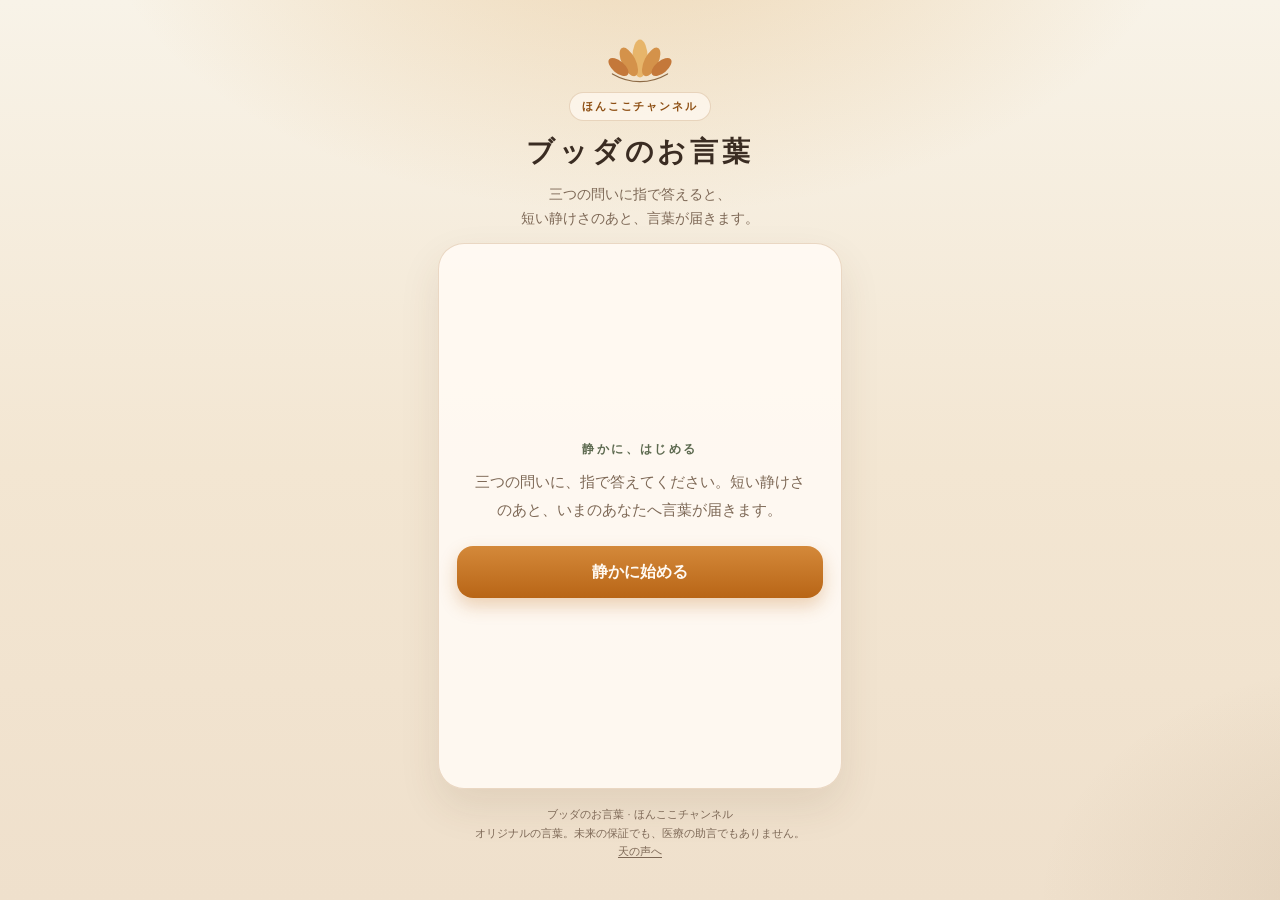
<file: okotoba/index.html>
<!DOCTYPE html>
<html lang="ja">
<head>
  <meta charset="UTF-8" />
  <meta name="viewport" content="width=device-width, initial-scale=1, viewport-fit=cover" />
  <meta name="theme-color" content="#f3eadc" />
  <meta name="color-scheme" content="light" />
  <meta name="description" content="ブッダのお言葉。ほんここチャンネル。三つの問いに答え、短い静けさのあと、仏教の考えをかりたオリジナルの言葉が届きます。" />
  <meta property="og:title" content="ブッダのお言葉 — ほんここチャンネル" />
  <meta property="og:description" content="三つの問いに指で答え、短い静けさのあと、いまのあなたへ言葉が届きます。" />
  <meta property="og:type" content="website" />
  <meta property="og:locale" content="ja_JP" />
  <meta property="og:site_name" content="ほんここチャンネル" />
  <meta name="twitter:card" content="summary" />
  <meta name="twitter:title" content="ブッダのお言葉 — ほんここチャンネル" />
  <meta name="twitter:description" content="三つの問いに指で答え、短い静けさのあと、いまのあなたへ言葉が届きます。" />
  <meta name="apple-mobile-web-app-title" content="ブッダのお言葉" />
  <link rel="icon" href="data:image/svg+xml,%3Csvg xmlns='http://www.w3.org/2000/svg' viewBox='0 0 64 64'%3E%3Ccircle cx='32' cy='32' r='30' fill='%23c56a1a'/%3E%3Ctext x='32' y='42' text-anchor='middle' font-size='28' fill='white'%3E仏%3C/text%3E%3C/svg%3E" />
  <title>ブッダのお言葉 — ほんここチャンネル</title>
  <link rel="stylesheet" href="okotoba.css" />
</head>
<body>
  <div class="shell">
    <header>
      <svg class="lotus" viewBox="0 0 88 72" aria-hidden="true">
        <ellipse cx="44" cy="40" rx="9" ry="22" fill="#e7b56a" />
        <ellipse cx="31" cy="44" rx="8" ry="18" transform="rotate(-26 31 44)" fill="#d4924a" />
        <ellipse cx="57" cy="44" rx="8" ry="18" transform="rotate(26 57 44)" fill="#d4924a" />
        <ellipse cx="19" cy="50" rx="7" ry="14" transform="rotate(-50 19 50)" fill="#c4783a" />
        <ellipse cx="69" cy="50" rx="7" ry="14" transform="rotate(50 69 50)" fill="#c4783a" />
        <path d="M12 58c12 7 22 9 32 9s20-2 32-9" fill="none" stroke="#8d6a45" stroke-width="1.5" stroke-linecap="round" />
      </svg>
      <div class="brand">ほんここチャンネル</div>
      <h1>ブッダのお言葉</h1>
      <p class="sub">三つの問いに指で答えると、<br />短い静けさのあと、言葉が届きます。</p>
    </header>

    <div class="progress" id="progress" hidden aria-hidden="true">
      <div class="dot on"></div>
      <div class="dot"></div>
      <div class="dot"></div>
    </div>

    <main class="card" id="card" aria-live="polite">
      <noscript>
        <p class="q-title">言葉を受け取るには、JavaScriptを有効にしてください。</p>
      </noscript>
    </main>

    <p class="foot">ブッダのお言葉 · ほんここチャンネル<br />オリジナルの言葉。未来の保証でも、医療の助言でもありません。<br /><a href="../">天の声へ</a></p>
  </div>
  <script type="module" src="app.js"></script>
</body>
</html>
</file>
<file: okotoba/okotoba.css>
:root {
  --bg: #f6f0e4;
  --ink: #3a2c22;
  --muted: #7d6856;
  --saffron: #c56a1a;
  --saffron-deep: #8d4e12;
  --clay: #8d6848;
  --moss: #5d6a50;
  --paper: rgba(255, 250, 243, 0.92);
  --line: rgba(166, 108, 48, 0.24);
  --shadow: 0 18px 40px rgba(92, 58, 28, 0.1);
  --serif: "Hiragino Mincho ProN", "Yu Mincho", "YuMincho", "Noto Serif JP", "Hiragino Mincho Pro", serif;
  --sans: "Hiragino Sans", "Hiragino Kaku Gothic ProN", "Noto Sans JP", "Yu Gothic", sans-serif;
  --radius: 26px;
}

* { box-sizing: border-box; }

html, body { height: 100%; }

html {
  background: var(--bg);
  -webkit-text-size-adjust: 100%;
}

body {
  margin: 0;
  font-family: var(--sans);
  color: var(--ink);
  min-height: 100%;
  min-height: 100dvh;
  background: transparent;
}

body::before {
  content: "";
  position: fixed;
  inset: 0;
  z-index: -1;
  pointer-events: none;
  background:
    radial-gradient(880px 520px at 50% -12%, rgba(214, 150, 62, 0.32), transparent 62%),
    radial-gradient(640px 420px at 110% 100%, rgba(122, 86, 48, 0.12), transparent 58%),
    linear-gradient(180deg, #f8f3e8 0%, #f3e6d2 52%, #efe0cc 100%);
}

.shell {
  max-width: 440px;
  margin: 0 auto;
  min-height: 100%;
  min-height: 100dvh;
  padding:
    calc(22px + env(safe-area-inset-top))
    18px
    calc(28px + env(safe-area-inset-bottom));
  display: flex;
  flex-direction: column;
}

header {
  text-align: center;
  padding: 2px 8px 12px;
}

.lotus {
  width: 78px;
  height: 62px;
  display: block;
  margin: 0 auto 6px;
}

.brand {
  display: inline-block;
  font-size: 11px;
  letter-spacing: 0.18em;
  color: var(--saffron-deep);
  font-weight: 700;
  padding: 6px 12px;
  border: 1px solid var(--line);
  border-radius: 999px;
  background: rgba(255, 250, 243, 0.7);
}

h1 {
  margin: 12px 0 0;
  font-family: var(--serif);
  font-size: 1.72rem;
  font-weight: 600;
  letter-spacing: 0.14em;
  line-height: 1.4;
}

.sub {
  margin: 10px 0 0;
  color: var(--muted);
  font-size: 0.88rem;
  line-height: 1.75;
}

.progress {
  display: flex;
  gap: 8px;
  justify-content: center;
  margin: 2px 0 14px;
}

.progress[hidden] { display: none; }

.dot {
  width: 28px;
  height: 5px;
  border-radius: 99px;
  background: rgba(58, 44, 34, 0.12);
}

.dot.on {
  background: var(--saffron);
  width: 36px;
}

.card {
  background: var(--paper);
  border: 1px solid var(--line);
  border-radius: var(--radius);
  box-shadow: var(--shadow);
  padding: 26px 18px 18px;
  flex: 1;
  display: flex;
  flex-direction: column;
}

.gate,
.ask,
.result,
.still {
  display: flex;
  flex-direction: column;
  flex: 1;
}

.kicker {
  margin: 0 0 10px;
  color: var(--moss);
  font-size: 0.75rem;
  font-weight: 700;
  letter-spacing: 0.2em;
}

.note,
.hint {
  margin: 0;
  color: var(--muted);
  font-size: 0.95rem;
  line-height: 1.85;
}

.q-title {
  margin: 0 0 18px;
  font-family: var(--serif);
  font-size: 1.28rem;
  font-weight: 600;
  line-height: 1.7;
  letter-spacing: 0.04em;
}

.choices {
  display: grid;
  gap: 10px;
}

button.choice {
  appearance: none;
  border: 1.5px solid var(--line);
  background: #fffaf4;
  color: var(--ink);
  border-radius: 16px;
  min-height: 52px;
  padding: 14px 16px;
  font: inherit;
  font-size: 1.02rem;
  text-align: left;
  cursor: pointer;
  touch-action: manipulation;
}

button.choice:active {
  transform: scale(0.985);
  background: #f6e4cc;
  border-color: var(--saffron);
}

button.choice:hover,
button.choice:focus-visible {
  border-color: var(--saffron);
  background: #f8ead8;
  outline: none;
}

.still {
  align-items: center;
  justify-content: center;
  text-align: center;
  min-height: 280px;
}

.breath {
  width: 148px;
  height: 148px;
  margin: 8px auto 18px;
  border-radius: 50%;
  border: 1px solid rgba(197, 106, 26, 0.45);
  display: grid;
  place-items: center;
  background: radial-gradient(circle, rgba(255, 246, 230, 0.98), rgba(232, 190, 130, 0.38));
  box-shadow: inset 0 0 0 10px rgba(255, 248, 236, 0.45);
}

.breath span {
  font-family: var(--serif);
  font-size: 1.35rem;
  letter-spacing: 0.22em;
  color: var(--saffron-deep);
  padding-left: 0.22em;
}

.breath.in { animation: inhale 3.2s ease-out forwards; }
.breath.hold { transform: scale(1); }
.breath.out { animation: exhale 3.4s ease-in forwards; }

@keyframes inhale {
  from { transform: scale(0.86); }
  to { transform: scale(1); }
}

@keyframes exhale {
  from { transform: scale(1); }
  to { transform: scale(0.88); }
}

.hint { max-width: 22em; }

.essence {
  align-self: flex-start;
  margin: 0 0 12px;
  padding: 5px 12px;
  border-radius: 999px;
  background: rgba(197, 106, 26, 0.12);
  color: var(--saffron-deep);
  font-size: 0.75rem;
  letter-spacing: 0.22em;
  font-weight: 700;
}

.from {
  margin: 0 0 12px;
  color: var(--clay);
  font-size: 0.86rem;
  letter-spacing: 0.08em;
}

.quote {
  margin: 0 0 14px;
  padding: 2px 0 2px 14px;
  border-left: 2px solid rgba(197, 106, 26, 0.75);
  font-family: var(--serif);
  font-size: 1.14rem;
  font-weight: 500;
  line-height: 2.05;
  letter-spacing: 0.04em;
}

.disclaimer {
  margin: 0 0 18px;
  color: var(--muted);
  font-size: 0.75rem;
  line-height: 1.75;
}

.actions {
  display: grid;
  gap: 10px;
  margin-top: 18px;
}

.gate {
  justify-content: center;
  text-align: center;
}

.gate .note {
  max-width: 22em;
  margin-inline: auto;
}

.gate .actions {
  width: 100%;
  margin-top: 22px;
}

.btn,
.textbtn {
  appearance: none;
  font: inherit;
  cursor: pointer;
  touch-action: manipulation;
}

.btn {
  border: none;
  border-radius: 16px;
  min-height: 52px;
  padding: 14px 16px;
  font-size: 1rem;
  font-weight: 700;
}

.btn.primary {
  background: linear-gradient(180deg, #d4893a 0%, #b86516 100%);
  color: #fffaf3;
  box-shadow: 0 8px 18px rgba(184, 101, 22, 0.28);
}

.btn.ghost {
  background: transparent;
  color: var(--ink);
  border: 1.5px solid var(--line);
}

.btn:focus-visible,
.textbtn:focus-visible,
button.choice:focus-visible {
  outline: 2px solid var(--saffron);
  outline-offset: 2px;
}

.textbtn {
  margin-top: 14px;
  align-self: center;
  border: none;
  background: transparent;
  color: var(--muted);
  font-size: 0.88rem;
  text-decoration: underline;
  text-underline-offset: 3px;
  padding: 8px;
}

.foot {
  text-align: center;
  margin-top: 16px;
  font-size: 11px;
  color: var(--muted);
  line-height: 1.7;
}

.foot a {
  color: inherit;
  text-underline-offset: 2px;
}

.rise { animation: rise 0.7s ease; }

@keyframes rise {
  from { opacity: 0; transform: translateY(8px); }
  to { opacity: 1; transform: none; }
}

@media (max-width: 360px) {
  h1 { font-size: 1.5rem; letter-spacing: 0.1em; }
  .quote { font-size: 1.05rem; }
  .q-title { font-size: 1.16rem; }
}

@media (prefers-reduced-motion: reduce) {
  .breath,
  .rise,
  .dot,
  button.choice {
    animation: none !important;
    transition: none !important;
  }
}
</file>
